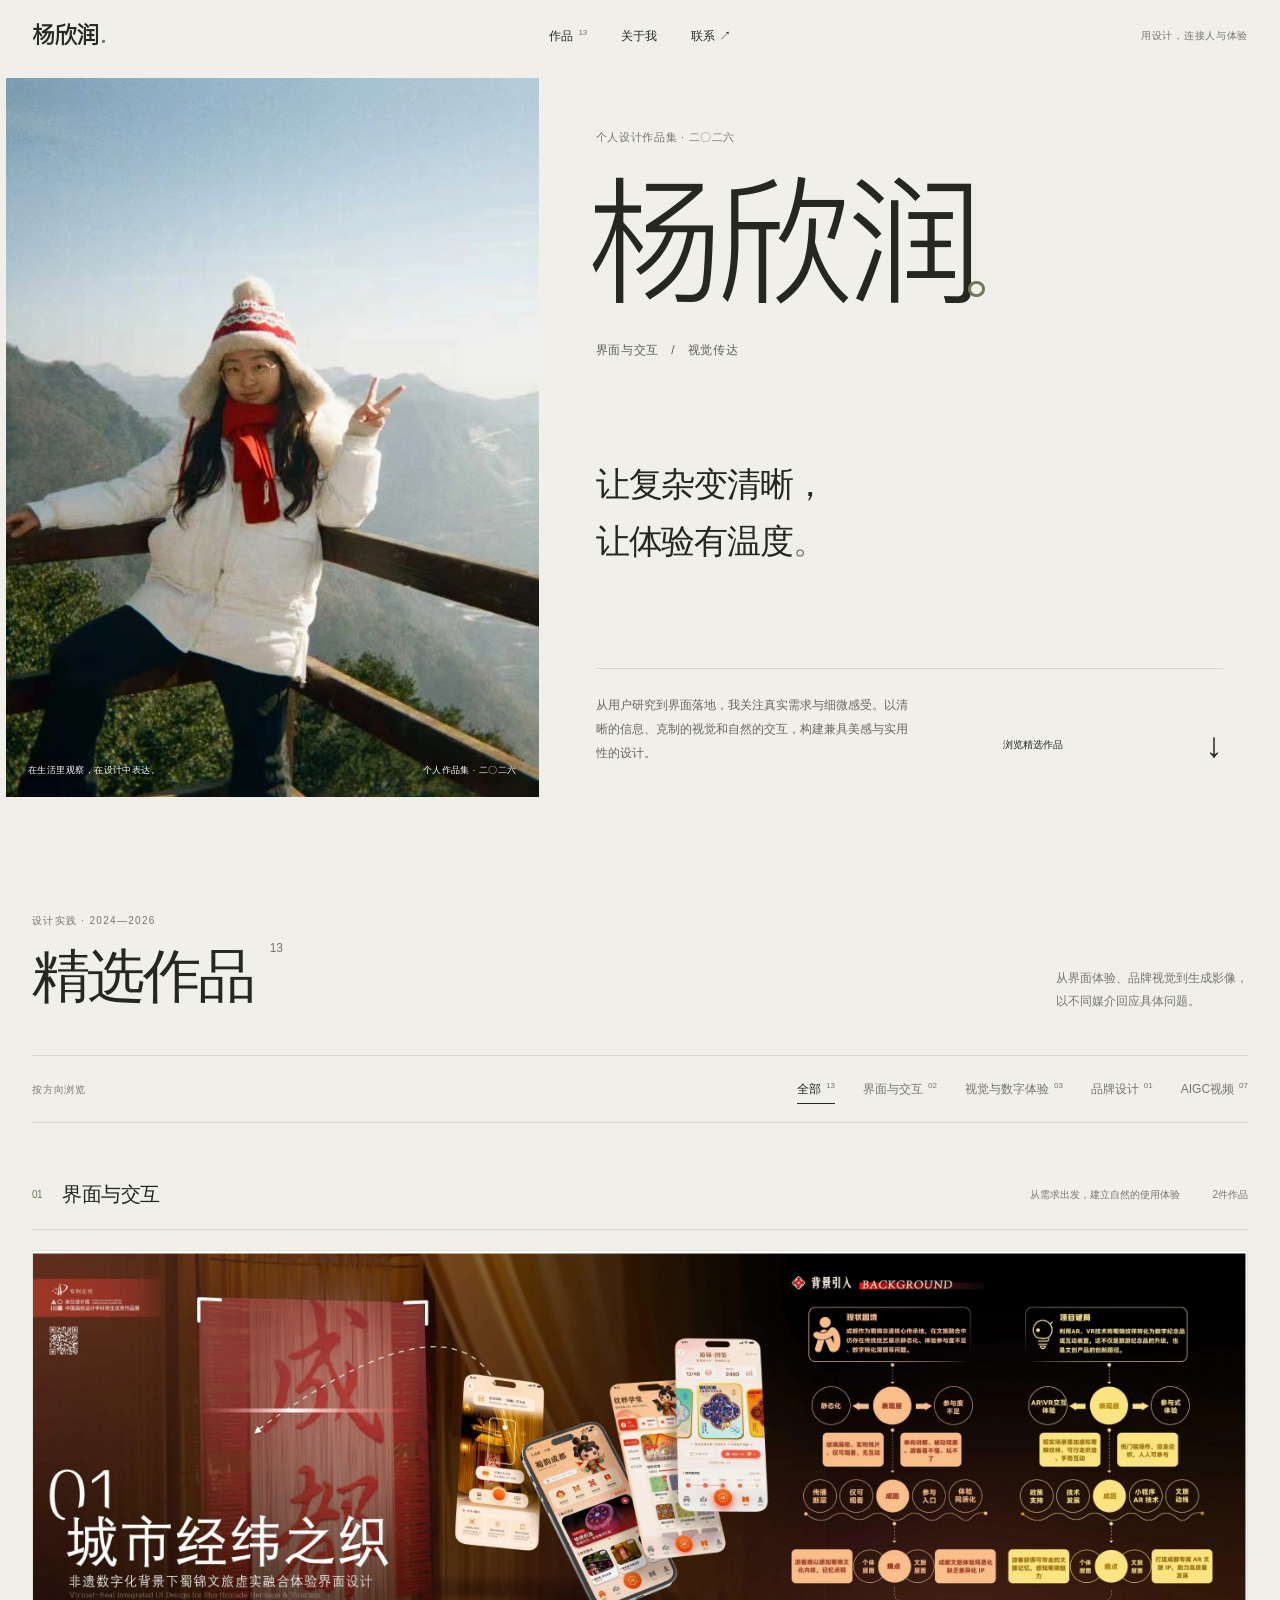
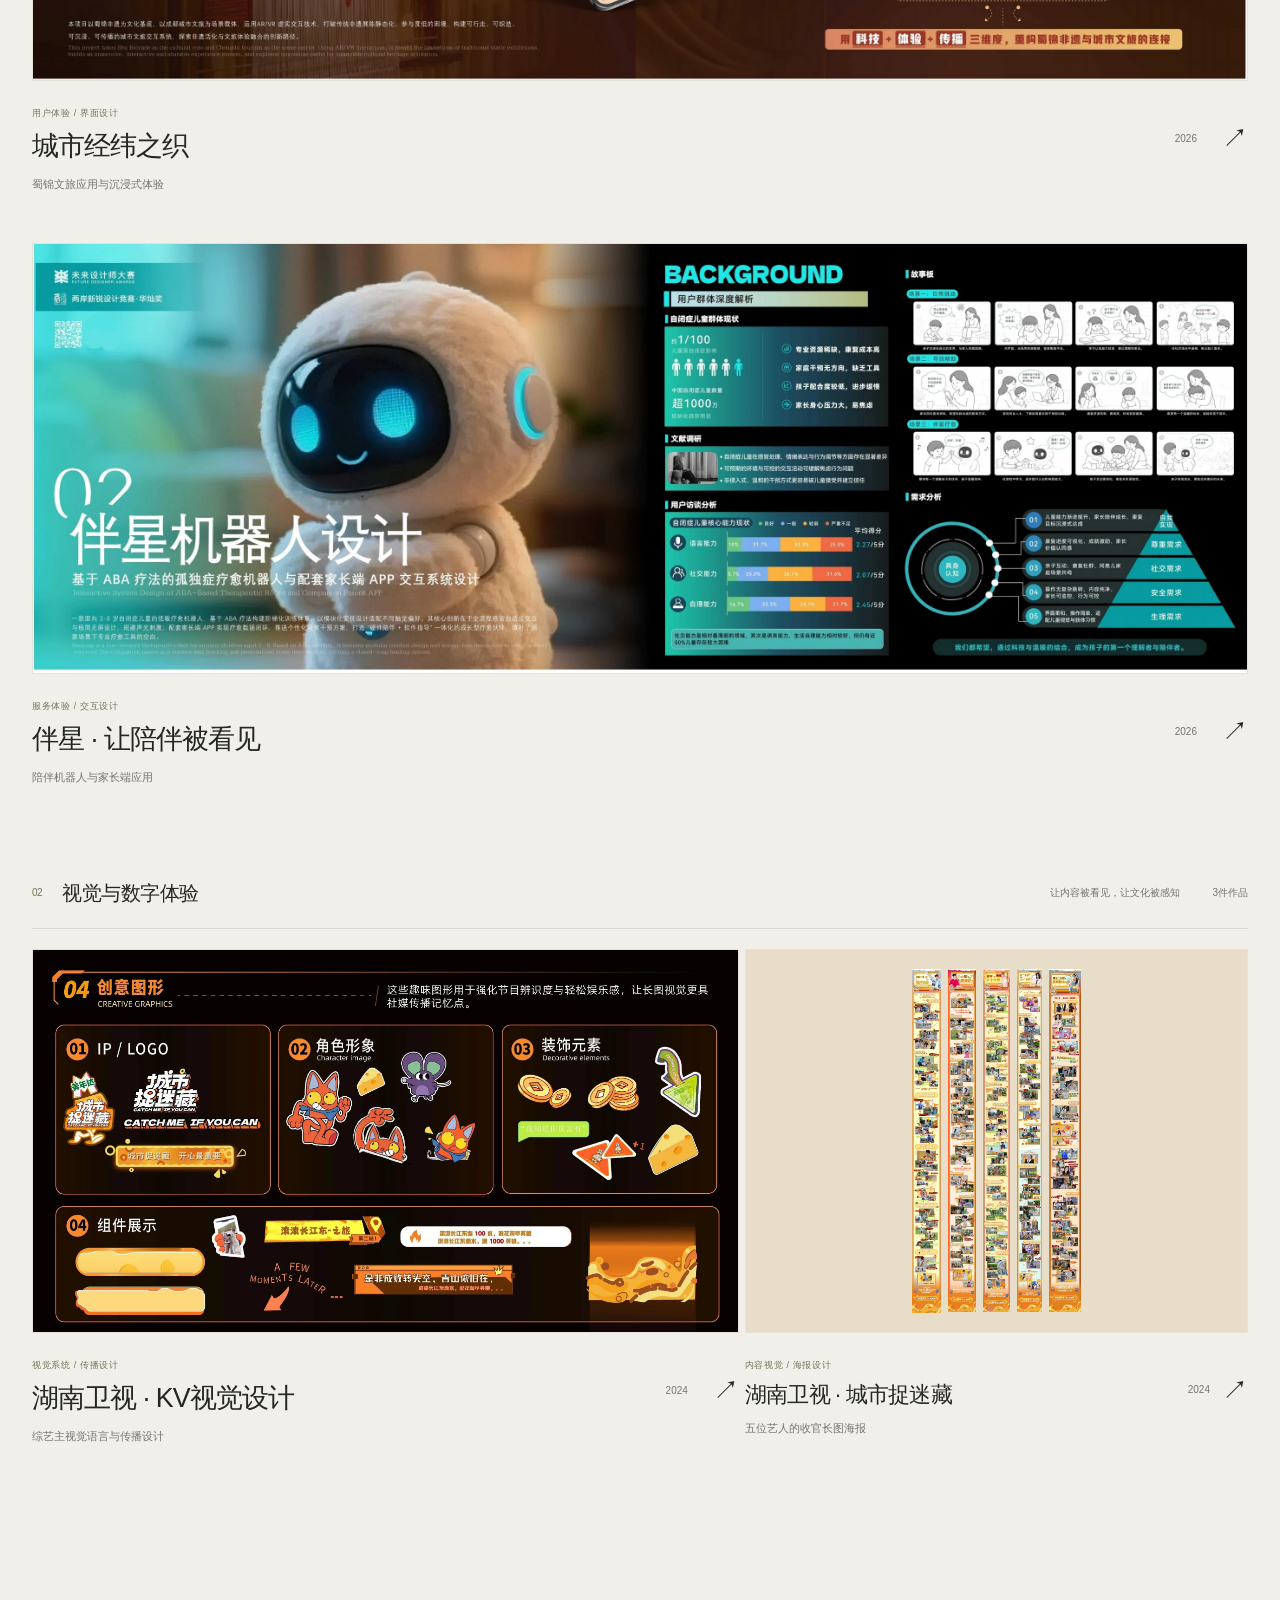
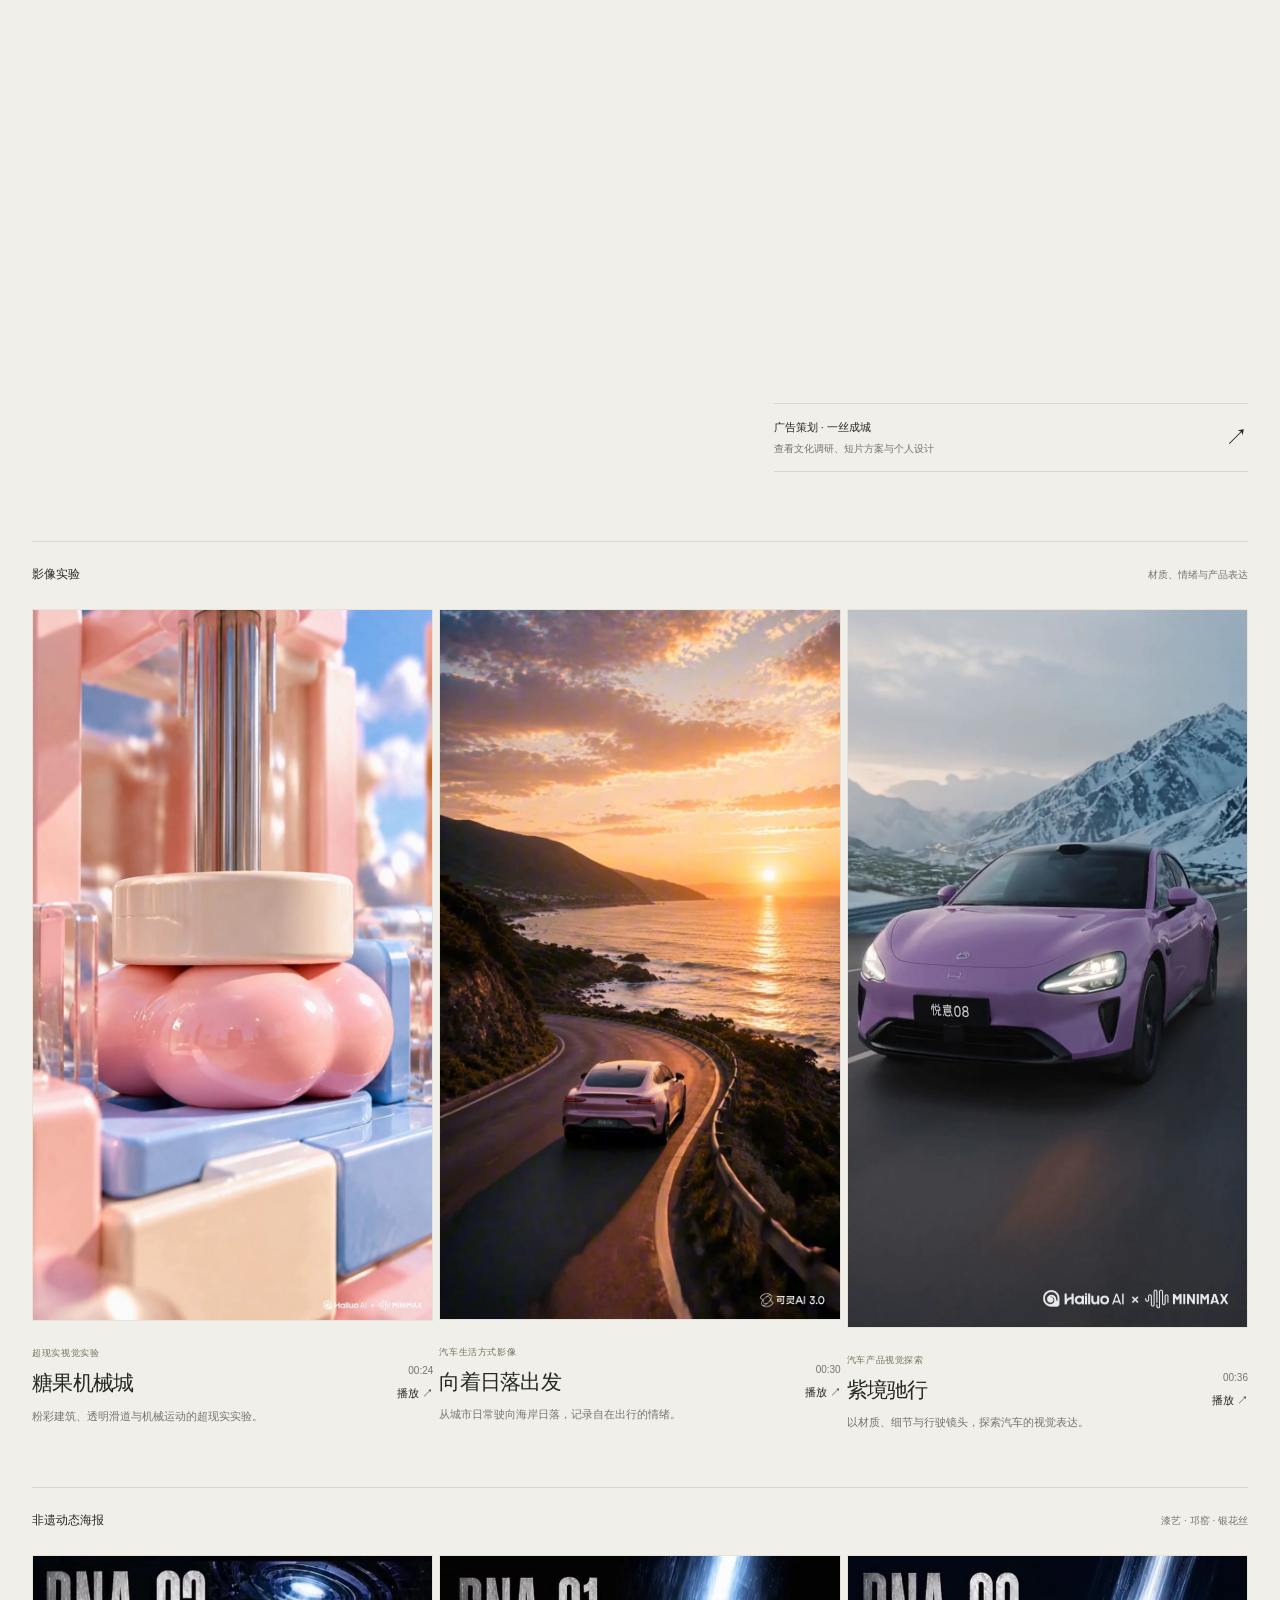
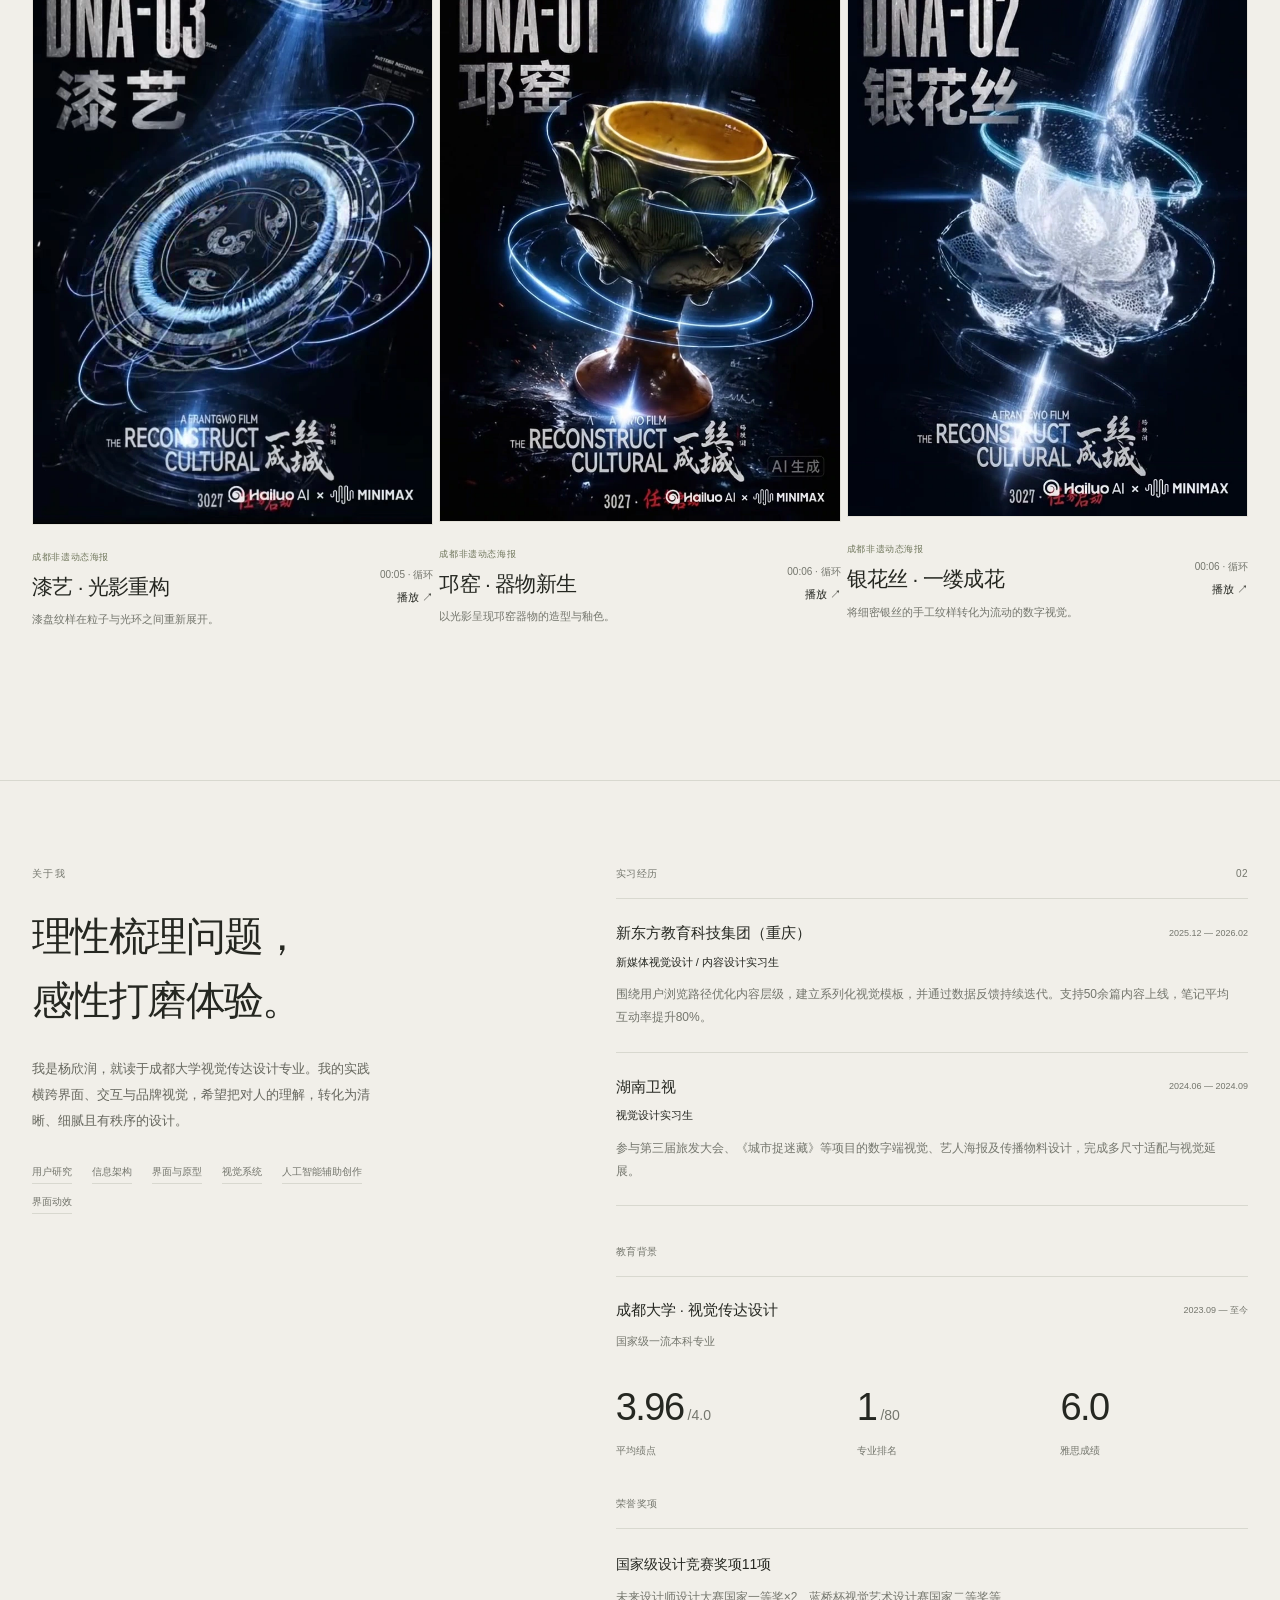
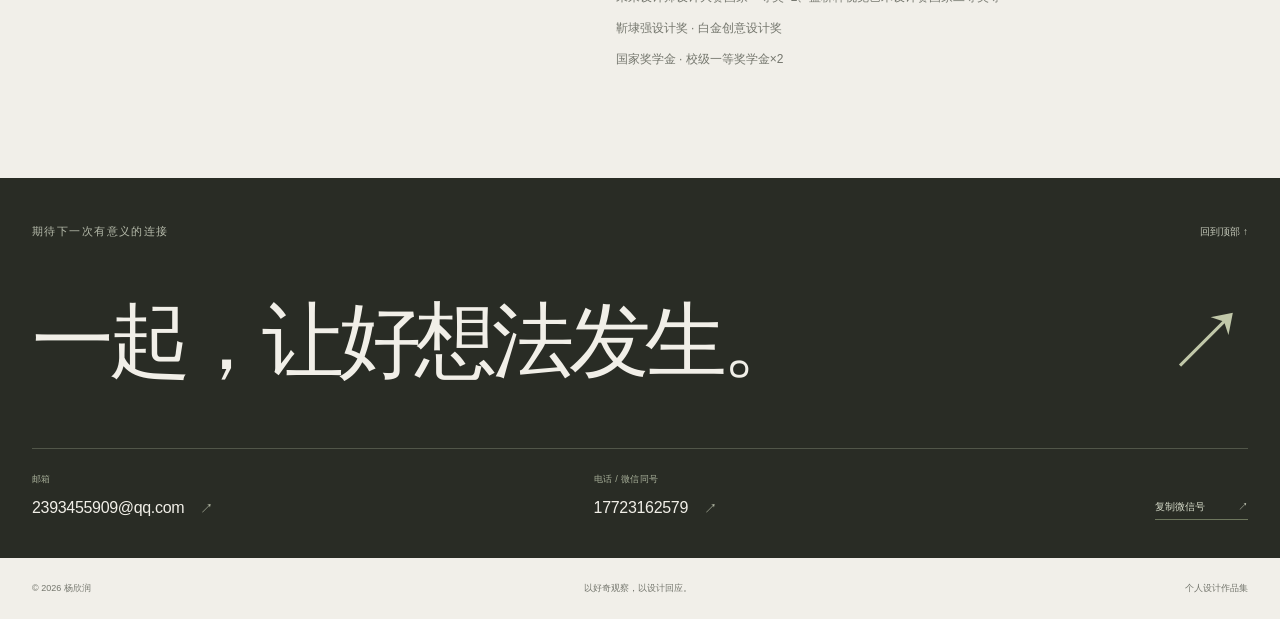
<file: index.html>
<!doctype html>
<html lang="zh-CN">
<head>
  <meta charset="UTF-8">
  <meta name="viewport" content="width=device-width,initial-scale=1">
  <meta name="theme-color" content="#f1efe9">
  <meta name="description" content="杨欣润的个人设计作品集，展示界面与交互、视觉传播、品牌设计与AIGC视频作品。">
  <title>杨欣润 · 设计作品集</title>
  <link rel="stylesheet" href="style.css"><link rel="stylesheet" href="refined.css">
  <script src="main.js" defer></script>
  <script src="assets/cover-data.js" defer></script>
  <script src="videos.js" defer></script>
  <script src="interactions.js" defer></script>
</head>
<body id="top">
  <div class="reading-progress" aria-hidden="true"></div>
  <a class="skip-link" href="#works">跳至作品</a>
  <header class="site-header">
    <a class="wordmark" href="index.html" aria-label="杨欣润，首页">杨欣润<span class="wordmark-dot">.</span></a>
    <nav aria-label="主导航"><a href="#works">作品<span class="nav-index">13</span></a><a href="#about">关于我</a><a href="#contact">联系 <span aria-hidden="true">↗</span></a></nav>
    <span class="header-note">用设计，连接人与体验</span>
  </header>

  <main>
    <section class="hero" aria-labelledby="hero-title">
      <figure class="hero-photo"><img src="assets/portrait.webp" alt="杨欣润在群山之间，戴着毛线帽与红围巾，向镜头比出剪刀手" fetchpriority="high" width="948" height="1280"><figcaption><span>在生活里观察，在设计中表达。</span><span>个人作品集 · 二〇二六</span></figcaption></figure>
      <div class="hero-content">
        <div class="hero-heading"><p class="eyebrow">个人设计作品集 · 二〇二六</p><h1 id="hero-title">杨欣润<span class="title-dot">。</span></h1><p class="hero-role">界面与交互　/　视觉传达</p></div>
        <div class="hero-statement">让复杂变清晰，<br>让体验有温度<span>。</span></div>
        <div class="hero-bottom"><p class="hero-intro">从用户研究到界面落地，我关注真实需求与细微感受。以清晰的信息、克制的视觉和自然的交互，构建兼具美感与实用性的设计。</p><a class="hero-link" href="#works"><span>浏览精选作品</span><span class="large-arrow" aria-hidden="true">↓</span></a></div>
      </div>
    </section>

    <section class="works" id="works" aria-labelledby="works-title">
      <div class="section-heading"><div><p class="eyebrow">设计实践 · 2024—2026</p><h2 id="works-title">精选作品<span class="section-count">13</span></h2></div><p class="section-intro">从界面体验、品牌视觉到生成影像，<br>以不同媒介回应具体问题。</p></div>
      <div class="work-toolbar"><span class="toolbar-label">按方向浏览</span><div class="filters" role="group" aria-label="作品分类"><button class="filter active" data-filter="all" aria-label="全部" aria-pressed="true">全部<span>13</span></button><button class="filter" data-filter="interface" aria-label="界面与交互" aria-pressed="false">界面与交互<span>02</span></button><button class="filter" data-filter="visual" aria-label="视觉与数字体验" aria-pressed="false">视觉与数字体验<span>03</span></button><button class="filter" data-filter="brand" aria-label="品牌设计" aria-pressed="false">品牌设计<span>01</span></button><button class="filter" data-filter="aigc" aria-label="AIGC视频" aria-pressed="false">AIGC视频<span>07</span></button></div></div>
      <p class="sr-only" id="filter-status" aria-live="polite">显示全部13件作品</p>
      <section class="work-category" data-category="interface" aria-labelledby="category-interface"><div class="category-heading"><h3 id="category-interface"><span>01</span>界面与交互</h3><div class="category-note"><p>从需求出发，建立自然的使用体验</p><span>2件作品</span></div></div><div class="project-grid"><a class="project-card wide-project" href="project.html?id=brocade" aria-label="查看城市经纬之织"><div class="project-image"><img src="assets/brocade-01.webp" alt="城市经纬之织完整作品封面" width="2800" height="990" loading="lazy"></div><div class="card-caption"><div><span class="card-type">用户体验 / 界面设计</span><h4>城市经纬之织</h4><p>蜀锦文旅应用与沉浸式体验</p></div><div class="card-meta"><span class="card-year">2026</span><span class="card-arrow" aria-hidden="true">↗</span></div></div></a><a class="project-card wide-project" href="project.html?id=robot" aria-label="查看伴星 · 让陪伴被看见"><div class="project-image"><img src="assets/robot-01.webp" alt="伴星 · 让陪伴被看见完整作品封面" width="2800" height="990" loading="lazy"></div><div class="card-caption"><div><span class="card-type">服务体验 / 交互设计</span><h4>伴星 · 让陪伴被看见</h4><p>陪伴机器人与家长端应用</p></div><div class="card-meta"><span class="card-year">2026</span><span class="card-arrow" aria-hidden="true">↗</span></div></div></a></div></section>
      <section class="work-category" data-category="visual" aria-labelledby="category-visual"><div class="category-heading"><h3 id="category-visual"><span>02</span>视觉与数字体验</h3><div class="category-note"><p>让内容被看见，让文化被感知</p><span>3件作品</span></div></div><div class="project-grid"><a class="project-card kv-project" href="project.html?id=hunan-kv" aria-label="查看湖南卫视 · KV视觉设计"><div class="project-image"><img src="assets/hunan-04.webp" alt="湖南卫视 · KV视觉设计完整作品封面" width="2800" height="1520" loading="lazy"></div><div class="card-caption"><div><span class="card-type">视觉系统 / 传播设计</span><h4>湖南卫视 · KV视觉设计</h4><p>综艺主视觉语言与传播设计</p></div><div class="card-meta"><span class="card-year">2024</span><span class="card-arrow" aria-hidden="true">↗</span></div></div></a><a class="project-card poster-project" href="project.html?id=hunan" aria-label="查看湖南卫视 · 城市捉迷藏"><div class="project-image poster-stage"><div class="poster-strip"><img src="assets/hunan-posters/aoziyi-thumb.webp" alt="敖子逸完整长图海报" width="203" height="2400" loading="lazy"><img src="assets/hunan-posters/guojunchen-thumb.webp" alt="郭俊辰完整长图海报" width="196" height="2400" loading="lazy"><img src="assets/hunan-posters/wangmian-thumb.webp" alt="王勉完整长图海报" width="184" height="2400" loading="lazy"><img src="assets/hunan-posters/xiekeyin-thumb.webp" alt="谢可寅完整长图海报" width="178" height="2400" loading="lazy"><img src="assets/hunan-posters/zhouye-thumb.webp" alt="周也完整长图海报" width="222" height="2400" loading="lazy"></div></div><div class="card-caption"><div><span class="card-type">内容视觉 / 海报设计</span><h4>湖南卫视 · 城市捉迷藏</h4><p>五位艺人的收官长图海报</p></div><div class="card-meta"><span class="card-year">2024</span><span class="card-arrow" aria-hidden="true">↗</span></div></div></a><a class="project-card wide-project vibe-project" href="project.html?id=vibe" aria-label="查看摩梭红白"><div class="project-image"><img src="assets/vibe-03.webp" alt="摩梭红白完整作品封面" width="2800" height="989" loading="lazy"></div><div class="card-caption"><div><span class="card-type">书籍设计 / 交互探索</span><h4>摩梭红白</h4><p>书籍叙事与非遗数字体验</p></div><div class="card-meta"><span class="card-year">数字体验</span><span class="card-arrow" aria-hidden="true">↗</span></div></div></a></div></section>
      <section class="work-category" data-category="brand" aria-labelledby="category-brand"><div class="category-heading"><h3 id="category-brand"><span>03</span>品牌设计</h3><div class="category-note"><p>建立清晰、一致的品牌语言</p><span>1件作品</span></div></div><div class="project-grid"><a class="project-card wide-project" href="project.html?id=brand" aria-label="查看润心药业 · 品牌视觉系统"><div class="project-image"><img src="assets/brand-base-01.webp" alt="润心药业 · 品牌视觉系统完整作品封面" width="2800" height="1575" loading="lazy"></div><div class="card-caption"><div><span class="card-type">品牌识别 / 视觉规范</span><h4>润心药业 · 品牌视觉系统</h4><p>从基础识别到完整品牌应用</p></div><div class="card-meta"><span class="card-year">品牌设计</span><span class="card-arrow" aria-hidden="true">↗</span></div></div></a></div></section>
      <section class="work-category video-category" data-category="aigc" id="aigc-videos" aria-labelledby="category-aigc"><div class="category-heading"><h3 id="category-aigc"><span>04</span>AIGC视频</h3><div class="category-note"><p>以镜头探索叙事，以影像表达想象</p><span>7件作品</span></div></div><div class="project-grid video-grid" id="video-grid"></div></section>
    </section>

    <section class="about" id="about" aria-labelledby="about-title"><div class="about-heading"><p class="eyebrow">关于我</p><h2 id="about-title">理性梳理问题，<br>感性打磨体验。</h2><p class="about-description">我是杨欣润，就读于成都大学视觉传达设计专业。我的实践横跨界面、交互与品牌视觉，希望把对人的理解，转化为清晰、细腻且有秩序的设计。</p><div class="skills"><span>用户研究</span><span>信息架构</span><span>界面与原型</span><span>视觉系统</span><span>人工智能辅助创作</span><span>界面动效</span></div></div>
      <div class="about-details">
        <div class="detail-section"><h3>实习经历<span>02</span></h3><article class="experience"><div class="experience-top"><h4>新东方教育科技集团（重庆）</h4><time>2025.12 — 2026.02</time></div><p class="experience-role">新媒体视觉设计 / 内容设计实习生</p><p>围绕用户浏览路径优化内容层级，建立系列化视觉模板，并通过数据反馈持续迭代。支持50余篇内容上线，笔记平均互动率提升80%。</p></article><article class="experience"><div class="experience-top"><h4>湖南卫视</h4><time>2024.06 — 2024.09</time></div><p class="experience-role">视觉设计实习生</p><p>参与第三届旅发大会、《城市捉迷藏》等项目的数字端视觉、艺人海报及传播物料设计，完成多尺寸适配与视觉延展。</p></article></div>
        <div class="detail-section"><h3>教育背景</h3><article class="education"><div class="experience-top"><h4>成都大学 · 视觉传达设计</h4><time>2023.09 — 至今</time></div><p>国家级一流本科专业</p><div class="education-stats"><div><strong>3.96<span>/4.0</span></strong><p>平均绩点</p></div><div><strong>1<span>/80</span></strong><p>专业排名</p></div><div><strong>6.0</strong><p>雅思成绩</p></div></div></article></div>
        <div class="detail-section awards"><h3>荣誉奖项</h3><p>国家级设计竞赛奖项11项</p><p>未来设计师设计大赛国家一等奖×2、蓝桥杯视觉艺术设计赛国家二等奖等</p><p>靳埭强设计奖 · 白金创意设计奖</p><p>国家奖学金 · 校级一等奖学金×2</p></div>
      </div>
    </section>

    <section class="contact" id="contact" aria-labelledby="contact-title"><div class="contact-top"><p class="eyebrow">期待下一次有意义的连接</p><a href="#top" class="back-top" aria-label="返回顶部">回到顶部 ↑</a></div><a class="contact-title" href="mailto:2393455909@qq.com"><h2 id="contact-title">一起，让好想法发生。</h2><span aria-hidden="true">↗</span></a><div class="contact-bottom"><a href="mailto:2393455909@qq.com"><span>邮箱</span>2393455909@qq.com <i aria-hidden="true">↗</i></a><a href="tel:17723162579"><span>电话 / 微信同号</span>17723162579 <i aria-hidden="true">↗</i></a><button class="copy-contact" data-copy="17723162579" aria-label="复制微信号17723162579">复制微信号 <span aria-hidden="true">↗</span></button></div></section>
  </main>
  <footer class="site-footer"><span>© 2026 杨欣润</span><span>以好奇观察，以设计回应。</span><span>个人设计作品集</span></footer>
  <div class="toast" role="status" aria-live="polite"></div>
  <dialog class="video-viewer" aria-labelledby="video-dialog-title"><div class="video-viewer-toolbar"><span class="video-viewer-label">AIGC视频 <span id="video-counter"></span></span><div class="video-viewer-actions"><button id="previous-video" aria-label="播放上一支视频">← 上一支</button><button id="next-video" aria-label="播放下一支视频">下一支 →</button><button id="close-video" aria-label="关闭视频播放器">关闭 ×</button></div></div><div class="video-viewer-body"><video id="portfolio-video" controls playsinline preload="metadata" aria-label="作品视频播放器"></video><p class="video-error" role="status" hidden>视频暂时无法播放，请下载影片后查看。</p><div class="video-viewer-caption"><div><h2 id="video-dialog-title"></h2><p id="video-dialog-description"></p><a id="video-case-detail" class="video-detail-link" hidden>查看广告策划详情 ↗</a></div><a id="download-video" download>下载影片 ↗</a></div></div></dialog>
</body>
</html>
</file>
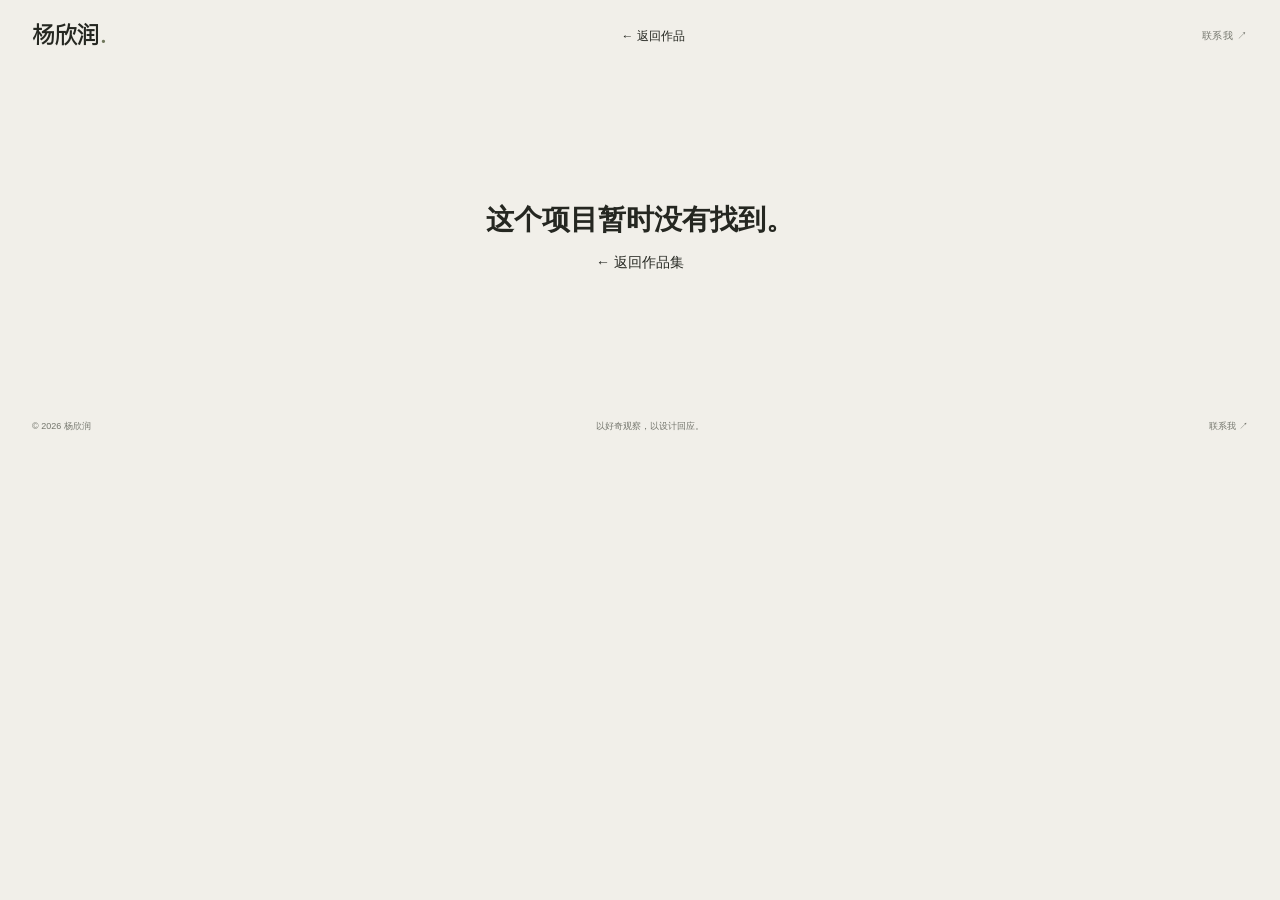
<file: project.html>
<!doctype html>
<html lang="zh-CN">
<head><meta charset="UTF-8"><meta name="viewport" content="width=device-width,initial-scale=1"><meta name="theme-color" content="#f1efe9"><title>项目详情 · 杨欣润</title><link rel="stylesheet" href="style.css"><link rel="stylesheet" href="refined.css"><script src="assets/pages-data.js" defer></script><script src="projects.js" defer></script><script src="interactions.js" defer></script></head>
<body class="project-page"><div class="reading-progress" aria-hidden="true"></div><header class="site-header project-header"><a class="wordmark" href="index.html">杨欣润<span class="wordmark-dot">.</span></a><a class="back-link" href="index.html#works">← 返回作品</a><a class="header-note" href="index.html#contact">联系我 ↗</a></header><main id="project-content"></main><footer class="site-footer"><span>© 2026 杨欣润</span><span>以好奇观察，以设计回应。</span><a href="index.html#contact">联系我 ↗</a></footer>
<dialog class="image-viewer" aria-label="作品图片查看器"><div class="viewer-toolbar"><p id="viewer-counter"></p><div class="viewer-actions"><button id="previous-image" aria-label="上一张">← 上一张</button><button id="next-image" aria-label="下一张">下一张 →</button><button id="zoom-image">放大细节</button><button id="close-viewer" aria-label="关闭图片查看器">关闭 ×</button></div></div><div class="viewer-body"><img alt=""></div></dialog></body></html>
</file>
<file: style.css>
@charset "UTF-8";
:root{--paper:#eeece5;--ink:#25251f;--muted:#77786e;--line:#cdcdc1;--accent:#777c54;--gap:5px;--edge:28px;--sans:"Helvetica Neue","PingFang SC","Microsoft YaHei",Arial,sans-serif}
*{box-sizing:border-box;border-radius:0!important}html{scroll-behavior:smooth;scroll-padding-top:83px}body{margin:0;background:var(--paper);color:var(--ink);font-family:var(--sans);font-size:14px;-webkit-font-smoothing:antialiased}a{color:inherit;text-decoration:none}button{font:inherit;color:inherit;border:0;cursor:pointer}img{display:block;width:100%;height:auto}figure,p,h1,h2,h3,h4{margin:0}button,a{-webkit-tap-highlight-color:transparent}a:focus-visible,button:focus-visible{outline:2px solid var(--accent);outline-offset:5px}::selection{background:#b6bc96;color:var(--ink)}.eyebrow{font-size:12px;letter-spacing:.13em}.sr-only{position:absolute;width:1px;height:1px;overflow:hidden;clip:rect(0,0,0,0);white-space:nowrap}.skip-link{position:fixed;top:-80px;left:20px;background:var(--ink);color:var(--paper);padding:16px;z-index:99}.skip-link:focus{top:15px}.site-header{height:74px;padding:0 var(--edge);display:flex;align-items:center;justify-content:space-between;border-bottom:1px solid var(--line);position:relative;z-index:20;background:var(--paper)}.wordmark{font-size:25px;letter-spacing:-.05em;font-weight:700;min-width:230px}.wordmark-dot{color:var(--accent);margin-left:2px}.site-header nav{display:flex;gap:36px;align-items:center}.site-header nav a{font-size:13px;position:relative;padding:12px 0}.site-header nav a::after{content:"";position:absolute;bottom:6px;left:0;width:100%;height:1px;background:currentColor;transform:scaleX(0);transform-origin:left;transition:transform .25s}.site-header nav a:hover::after{transform:scaleX(1)}.nav-index{font-size:9px;color:var(--muted);vertical-align:super;margin-left:5px}.header-note{font-size:11px;text-align:right;min-width:230px;color:var(--muted);letter-spacing:.07em}.hero{display:grid;grid-template-columns:44% 1fr;gap:var(--gap);padding:var(--gap);min-height:630px;height:calc(100svh - 74px);max-height:970px}.hero-photo{position:relative;overflow:hidden;background:#d6ddd9}.hero-photo>img{height:100%;object-fit:cover;object-position:50% 56%}.hero-photo::after{position:absolute;content:"";inset:70% 0 0;background:linear-gradient(transparent,rgba(0,0,0,.32));pointer-events:none}.hero-photo figcaption{position:absolute;z-index:1;bottom:20px;left:23px;right:23px;display:flex;justify-content:space-between;gap:12px;color:white;font-size:10px;letter-spacing:.05em}.hero-content{padding:42px 42px 28px;display:flex;flex-direction:column;justify-content:space-between}.hero-heading .eyebrow{font-size:17px;letter-spacing:.06em;margin-bottom:11px}.hero h1{font-size:clamp(80px,10.8vw,168px);font-weight:500;line-height:1.15;letter-spacing:-.065em;white-space:nowrap;margin-left:-.06em}.title-dot{color:var(--accent);font-size:.58em;margin-left:-.22em}.hero-role{font-size:14px;letter-spacing:.12em;margin-top:23px}.hero-statement{font-size:clamp(26px,3.05vw,48px);line-height:1.6;letter-spacing:-.035em;margin:20px 0 20px}.hero-statement span{color:var(--accent)}.hero-bottom{display:grid;grid-template-columns:minmax(0,1.25fr) minmax(120px,.8fr);gap:35px;align-items:end;border-top:1px solid var(--line);padding-top:23px}.hero-intro{font-size:13px;line-height:1.95;color:#66675e;max-width:320px}.hero-link{display:flex;align-items:end;justify-content:space-between;gap:14px;font-size:11px;padding-bottom:3px}.large-arrow{font-size:47px;line-height:1;font-weight:300;display:block;transition:transform .25s}.hero-link:hover .large-arrow{transform:translateY(6px)}.works{padding:100px var(--gap) 0;scroll-margin-top:0}.section-heading{margin:0 calc(var(--edge) - var(--gap)) 50px;display:flex;justify-content:space-between;align-items:end;gap:24px}.section-heading h2{font-size:clamp(36px,4.1vw,60px);font-weight:500;letter-spacing:-.055em;margin-top:17px}.section-count{font-size:14px;font-weight:400;vertical-align:top;margin-left:14px;letter-spacing:0;position:relative;top:8px}.filters{display:flex;gap:24px;flex-wrap:wrap;padding-bottom:7px}.filter{background:transparent;color:var(--muted);padding:6px 0;font-size:12px;white-space:nowrap;position:relative}.filter::after{content:"";position:absolute;left:0;right:0;bottom:0;height:1px;background:var(--ink);transform:scaleX(0);transition:transform .2s}.filter.active{color:var(--ink)}.filter.active::after,.filter:hover::after{transform:scaleX(1)}.work-category{margin-top:30px}.work-category[hidden]{display:none}.category-heading{margin:0 calc(var(--edge) - var(--gap));padding:20px 0 19px;border-top:1px solid var(--line);display:flex;justify-content:space-between;align-items:center}.category-heading h3{font-size:13px;font-weight:400;display:flex;align-items:center;gap:29px}.category-heading h3 span{color:var(--muted);font-size:10px}.category-heading>p{color:var(--muted);font-size:11px}.project-grid{display:grid;grid-template-columns:1fr 1fr;gap:var(--gap)}.project-card{display:block;min-width:0}.project-image{position:relative;overflow:hidden;aspect-ratio:4/3;background:#dddcd5}.project-image>img{width:100%;height:100%;object-fit:cover;transition:transform .7s cubic-bezier(.2,.6,.2,1),filter .7s}.project-card:hover .project-image>img{transform:scale(1.025);filter:brightness(.97)}.card-arrow{position:absolute;top:15px;right:15px;display:grid;place-items:center;width:44px;height:44px;background:var(--paper);font-size:26px;opacity:0;transform:translate(-5px,5px);transition:opacity .25s,transform .25s}.project-card:hover .card-arrow,.project-card:focus-visible .card-arrow{opacity:1;transform:translate(0,0)}.card-caption{padding:20px 23px 25px;display:flex;align-items:start;justify-content:space-between;gap:15px}.card-caption h4{font-size:20px;letter-spacing:-.02em;font-weight:500;line-height:1.4}.card-caption p{font-size:11px;color:var(--muted);margin-top:7px;line-height:1.6}.card-year{font-size:11px;color:var(--muted);padding-top:5px;white-space:nowrap}.single-project{grid-template-columns:1fr}.brand-cover{aspect-ratio:2.55}.about{display:grid;grid-template-columns:44% 1fr;gap:5px;padding:140px var(--edge) 100px;margin-top:50px;border-top:1px solid var(--line)}.about-heading{padding-right:70px}.about-heading h2{font-size:clamp(28px,3vw,45px);font-weight:400;line-height:1.6;letter-spacing:-.04em;margin:26px 0}.about-description{font-size:13px;line-height:2.1;color:#66675e;max-width:360px}.skills{display:flex;gap:9px 19px;flex-wrap:wrap;max-width:360px;margin-top:30px;color:var(--muted);font-size:11px}.skills span{padding-bottom:4px;border-bottom:1px solid var(--line)}.about-details{padding-left:42px}.detail-section{margin-bottom:42px}.detail-section>h3{font-size:11px;font-weight:400;color:var(--muted);padding-bottom:17px;border-bottom:1px solid var(--line);display:flex;justify-content:space-between}.experience{padding:23px 0 22px;border-bottom:1px solid var(--line)}.experience-top{display:flex;justify-content:space-between;gap:16px;align-items:center}.experience-top h4{font-size:15px;font-weight:500}.experience-top time{font-size:10px;color:var(--muted);white-space:nowrap}.experience-role{font-size:11px;margin-top:9px}.experience>p:last-child{font-size:12px;color:var(--muted);line-height:1.9;margin-top:13px;max-width:620px}.education{padding-top:22px}.education>p{color:var(--muted);font-size:11px;margin-top:11px}.education-stats{display:grid;grid-template-columns:1.2fr 1fr 1fr;gap:16px;margin-top:30px}.education-stats strong{font-size:36px;font-weight:400;letter-spacing:-.04em}.education-stats strong span{font-size:15px;color:var(--muted);letter-spacing:0;margin-left:4px}.education-stats p{font-size:10px;color:var(--muted);margin-top:7px}.awards p{font-size:12px;line-height:1.9;color:var(--muted);margin-top:8px}.awards p:first-of-type{font-size:14px;color:var(--ink);margin-top:22px}.contact{background:#d8dacd;padding:42px var(--edge) 37px}.contact-top{display:flex;justify-content:space-between;align-items:center}.contact-top .eyebrow{font-size:11px}.back-top{font-size:11px}.contact-title{display:flex;align-items:center;justify-content:space-between;padding:50px 0 56px;gap:15px}.contact-title h2{font-size:clamp(34px,6.6vw,105px);font-weight:400;line-height:1.3;letter-spacing:-.065em}.contact-title>span{font-size:90px;line-height:1;transition:transform .3s}.contact-title:hover>span{transform:translate(7px,-7px)}.contact-bottom{border-top:1px solid #bfc2b1;padding-top:24px;display:grid;grid-template-columns:1fr 1fr auto;gap:24px}.contact-bottom>a{font-size:16px;letter-spacing:-.02em}.contact-bottom>a>span{display:block;font-size:10px;color:#6d725d;margin-bottom:9px;letter-spacing:.04em}.contact-bottom i{font-style:normal;margin-left:12px}.copy-contact{align-self:end;font-size:11px;background:transparent;padding:5px 0;border-bottom:1px solid #929780}.copy-contact>span{padding-left:30px}.site-footer{padding:25px var(--edge);display:flex;justify-content:space-between;font-size:10px;color:var(--muted);gap:15px}.toast{position:fixed;bottom:24px;left:50%;transform:translate(-50%,20px);background:var(--ink);color:var(--paper);padding:14px 24px;font-size:13px;z-index:100;opacity:0;pointer-events:none;transition:opacity .2s,transform .2s}.toast.visible{transform:translate(-50%,0);opacity:1}
/* 项目详情 */
.project-header .wordmark{min-width:0}.project-header .back-link{font-size:12px}.project-header .header-note{min-width:0}.project-intro{padding:70px var(--edge) 50px}.project-kicker{display:flex;gap:20px;color:var(--muted);font-size:11px}.project-intro h1{font-size:clamp(36px,5.4vw,80px);font-weight:500;letter-spacing:-.055em;line-height:1.35;max-width:1150px;margin:25px 0 40px}.project-information{display:grid;grid-template-columns:1.5fr 1fr;gap:12%;border-top:1px solid var(--line);padding-top:27px}.project-summary{font-size:15px;line-height:2;max-width:660px}.project-metadata{display:grid;grid-template-columns:1fr 1fr;gap:20px;font-size:11px;line-height:1.8}.project-metadata dt{color:var(--muted);margin-bottom:7px}.project-metadata dd{margin:0}.project-hero{margin:0 var(--gap);overflow:hidden;background:#d9d9ce}.project-hero img{width:100%;max-height:690px;object-fit:cover}.project-gallery{padding:70px var(--gap) 0}.gallery-heading{padding:0 calc(var(--edge) - var(--gap)) 20px;display:flex;justify-content:space-between;align-items:center;border-bottom:1px solid var(--line);margin-bottom:var(--gap);gap:20px}.gallery-heading h2{font-size:22px;font-weight:400;letter-spacing:-.03em}.gallery-heading p{font-size:11px;color:var(--muted)}.gallery-tabs{display:flex;gap:24px;flex-wrap:wrap;margin:22px calc(var(--edge) - var(--gap));align-items:center}.gallery-pages{display:grid;gap:var(--gap)}.gallery-page{padding:0;background:#fff;position:relative;display:block;width:100%;overflow:hidden}.gallery-page img{width:100%;height:auto}.gallery-page>span{position:absolute;right:20px;bottom:20px;background:var(--paper);padding:9px 14px;font-size:11px;opacity:0;transition:opacity .2s}.gallery-page:hover>span,.gallery-page:focus-visible>span{opacity:1}.next-project{margin:70px var(--edge) 60px;padding-top:25px;border-top:1px solid var(--line);display:flex;justify-content:space-between;gap:25px;align-items:center}.next-project p{font-size:11px;color:var(--muted);margin-bottom:12px}.next-project h2{font-size:clamp(25px,4vw,56px);font-weight:400;letter-spacing:-.035em}.next-project>span{font-size:60px}.image-viewer{position:fixed;inset:0;width:100%;height:100%;max-width:none;max-height:none;border:0;padding:0;background:#eeece5;color:var(--ink);z-index:100}.image-viewer::backdrop{background:#25251fd9}.viewer-toolbar{height:64px;position:relative;z-index:2;display:flex;align-items:center;justify-content:space-between;padding:0 25px;background:var(--paper);border-bottom:1px solid var(--line);gap:15px}.viewer-toolbar p{font-size:11px}.viewer-actions{display:flex;gap:25px}.viewer-actions button{background:transparent;font-size:12px;padding:8px 0}.viewer-body{height:calc(100% - 64px);overflow:auto;display:flex;align-items:flex-start;justify-content:center;padding:20px}.viewer-body img{width:auto;max-width:100%;max-height:100%;object-fit:contain;margin:auto}.viewer-body.zoomed{display:block}.viewer-body.zoomed img{width:auto;max-width:none;max-height:none;margin:0 auto;cursor:zoom-out}.image-viewer:not([open]){display:none}.missing-project{padding:120px 30px;line-height:2;text-align:center}
@media(min-width:1600px){:root{--edge:40px}.hero-content{padding:60px 60px 38px}.hero-bottom{gap:60px}.hero-intro{font-size:15px;max-width:390px}.hero-link{font-size:13px}.hero-role{font-size:16px}}
@media(max-width:1050px){:root{--edge:23px}.header-note{display:none}.wordmark{min-width:0}.hero-content{padding:35px 28px 23px}.hero h1{font-size:10.7vw}.hero-bottom{grid-template-columns:1fr;gap:22px}.hero-intro{max-width:100%}.hero-link{justify-content:space-between}.large-arrow{font-size:32px}.hero-statement{margin:18px 0;font-size:32px}.hero-photo figcaption{left:18px;right:18px;flex-direction:column;font-size:9px;gap:7px}.section-heading{align-items:start;flex-direction:column}.filters{margin-top:10px}.about-heading{padding-right:35px}.about-details{padding-left:25px}.experience-top{display:block}.experience-top time{display:block;margin-top:8px}.contact-title>span{font-size:70px}}
@media(max-width:680px){:root{--edge:20px;--gap:4px}html{scroll-padding-top:20px}.site-header{height:65px}.wordmark{font-size:23px}.site-header nav{gap:23px}.site-header nav a{font-size:12px}.nav-index{display:none}.hero{height:auto;min-height:0;max-height:none;grid-template-columns:1fr;padding:4px;gap:0}.hero-content{grid-row:1;padding:30px 16px 27px;display:block}.hero-heading .eyebrow{font-size:13px;margin-bottom:5px}.hero h1{font-size:clamp(78px,20vw,136px);letter-spacing:-.06em}.hero-role{font-size:11px;margin-top:12px;letter-spacing:.05em}.hero-statement{font-size:26px;line-height:1.55;margin:28px 0 21px}.hero-statement br{display:none}.hero-bottom{display:grid;grid-template-columns:1fr;padding-top:16px;gap:16px}.hero-intro{font-size:12px;line-height:1.9;max-width:480px}.hero-link{font-size:10px;align-items:center}.large-arrow{font-size:30px}.hero-photo{aspect-ratio:4/5;max-height:700px}.hero-photo>img{object-position:center 53%}.hero-photo figcaption{bottom:16px;left:16px;right:16px;flex-direction:row;font-size:9px}.works{padding-top:65px}.section-heading{gap:16px;margin-bottom:30px}.section-heading .eyebrow{font-size:10px}.section-heading h2{font-size:39px;margin-top:12px}.section-count{font-size:11px;top:5px;margin-left:10px}.filters{gap:20px 23px;margin-top:7px}.filter{font-size:11px}.category-heading{padding:16px 0}.category-heading h3{font-size:12px;gap:19px}.category-heading>p{display:none}.work-category{margin-top:22px}.project-grid{grid-template-columns:1fr;row-gap:13px}.project-image{aspect-ratio:4/3}.card-caption{padding:16px 16px 20px}.card-caption h4{font-size:18px}.card-caption p{font-size:10px;max-width:240px}.card-year{font-size:10px}.card-arrow{opacity:1;width:34px;height:34px;right:12px;top:12px;font-size:22px;transform:none}.brand-cover{aspect-ratio:1.4}.brand-cover>img{object-fit:cover;object-position:52%}.about{grid-template-columns:1fr;padding:65px var(--edge) 35px;margin-top:40px;gap:50px}.about-heading{padding-right:0}.about-heading h2{font-size:34px;line-height:1.5;margin:20px 0}.about-description{font-size:12px;max-width:100%}.skills{font-size:10px;max-width:100%}.about-details{padding-left:0}.experience-top{display:flex;flex-wrap:wrap;gap:5px 15px}.experience-top h4{font-size:14px}.experience-top time{margin-top:0}.education-stats strong{font-size:35px}.contact{padding:28px var(--edge)}.contact-top .eyebrow{font-size:9px;letter-spacing:.02em}.back-top{font-size:10px}.contact-title{padding:35px 0;gap:8px}.contact-title h2{font-size:clamp(24px,6.7vw,46px);letter-spacing:-.06em}.contact-title>span{font-size:40px}.contact-bottom{grid-template-columns:1fr;gap:23px;padding-top:24px}.contact-bottom>a{font-size:16px}.copy-contact{justify-self:start}.site-footer{font-size:9px;flex-wrap:wrap;padding-top:20px;padding-bottom:20px}.site-footer>span:nth-child(2){display:none}.project-intro{padding-top:40px;padding-bottom:30px}.project-header .header-note{display:none}.project-intro h1{font-size:39px;margin:22px 0 28px}.project-information{grid-template-columns:1fr;gap:26px;padding-top:20px}.project-summary{font-size:13px;line-height:1.95}.project-metadata{gap:16px;margin:0}.project-hero img{min-height:300px;object-fit:cover}.project-gallery{padding-top:40px}.gallery-heading{align-items:start;flex-direction:column;gap:10px}.gallery-heading h2{font-size:20px}.gallery-heading p{font-size:10px}.gallery-tabs{gap:18px}.gallery-page>span{opacity:1;bottom:10px;right:10px;padding:6px 9px;font-size:9px}.next-project{margin-top:40px;margin-bottom:40px}.next-project h2{font-size:28px}.next-project>span{font-size:40px}.viewer-toolbar{padding:0 14px;height:60px}.viewer-toolbar p{font-size:10px;max-width:35%}.viewer-actions{gap:16px}.viewer-actions button{font-size:10px}.viewer-body{height:calc(100% - 60px);padding:5px}}
@media(prefers-reduced-motion:reduce){html{scroll-behavior:auto}*,*::before,*::after{transition:none!important;animation:none!important}}
@media(max-width:680px){.hero-statement br{display:block}}
@media(min-width:681px) and (max-width:1050px){.hero{min-height:580px}}
/* AIGC视频 */
.section-heading{flex-wrap:wrap}.filters{gap:20px}.video-card{padding:0;background:transparent;text-align:left}.video-poster{aspect-ratio:16/9}.video-play{position:absolute;inset:0;display:grid;place-items:center;color:#fff;font-size:34px;text-shadow:0 2px 20px #0009;pointer-events:none;transition:transform .25s}.video-card:hover .video-play{transform:scale(1.1)}.video-duration,.video-watch{position:absolute;bottom:16px;color:white;font-size:10px;letter-spacing:.03em;text-shadow:0 1px 10px #000a}.video-duration{right:18px}.video-watch{left:18px}.video-poster::after{content:"";position:absolute;inset:65% 0 0;background:linear-gradient(transparent,#0006);pointer-events:none}.video-watch,.video-duration{z-index:1}.video-card .card-caption{min-height:148px}.card-caption .video-kind{font-size:10px;color:var(--accent);margin-top:8px}.card-caption .video-description{font-size:12px;line-height:1.9;max-width:560px;margin-top:14px}.video-viewer{position:fixed;inset:0;width:100%;height:100%;max-width:none;max-height:none;border:0;padding:0;background:#171815;color:var(--paper);z-index:100}.video-viewer:not([open]){display:none}.video-viewer::backdrop{background:#171815eb}.video-viewer-toolbar{height:64px;padding:0 28px;display:flex;align-items:center;justify-content:space-between;border-bottom:1px solid #ffffff24;gap:20px}.video-viewer-label{font-size:11px;letter-spacing:.05em}.video-viewer-label>span{font-size:10px;margin-left:20px;color:#b5b8a8}.video-viewer-actions{display:flex;gap:25px}.video-viewer-actions button{background:transparent;color:var(--paper);font-size:12px;padding:10px 0}.video-viewer-actions button:disabled{opacity:.3;cursor:default}.video-viewer-body{height:calc(100% - 64px);overflow:auto;padding:20px 28px 28px;display:flex;flex-direction:column;align-items:center;gap:23px}.video-viewer video{display:block;width:100%;max-width:1400px;flex:1;min-height:0;height:calc(100svh - 235px);max-height:calc(100svh - 235px);object-fit:contain;background:#11120f}.video-viewer-caption{display:flex;justify-content:space-between;align-items:flex-start;gap:40px;width:100%;max-width:1400px;flex-shrink:0}.video-viewer-caption h2{font-size:25px;font-weight:400;letter-spacing:-.03em}.video-viewer-caption p{font-size:12px;color:#b5b8a8;line-height:1.9;max-width:780px;margin-top:12px}.video-viewer-caption>a{font-size:11px;white-space:nowrap;padding-top:8px;border-bottom:1px solid #818573;padding-bottom:6px}.video-error{font-size:12px;color:#ddd4ba}.video-error[hidden]{display:none}
@media(max-width:680px){.filters{gap:15px 21px}.video-card .card-caption{min-height:0}.card-caption .video-description{font-size:11px;max-width:100%;margin-top:10px}.video-play{font-size:28px}.video-viewer-toolbar{height:60px;padding:0 15px;gap:12px}.video-viewer-label{font-size:10px}.video-viewer-label>span{margin-left:7px;font-size:9px}.video-viewer-actions{gap:14px}.video-viewer-actions button{font-size:10px}.video-viewer-body{height:calc(100% - 60px);padding:12px 12px 24px;gap:20px}.video-viewer video{height:calc(100svh - 300px);max-height:calc(100svh - 300px);min-height:200px;flex:0 0 auto}.video-viewer-caption{display:block;padding:0 3px}.video-viewer-caption h2{font-size:23px}.video-viewer-caption p{font-size:11px;margin-top:10px}.video-viewer-caption>a{display:inline-block;margin-top:14px}}
/* 苹方姓名与新增作品 */
@font-face{font-family:"Portfolio PingFang";src:url("assets/pingfang-name.woff2") format("woff2");font-style:normal;font-weight:400;font-display:swap;unicode-range:U+002E,U+3002,U+6768,U+6B23,U+6DA6}
.hero h1{font-family:"Portfolio PingFang","PingFang SC","苹方",var(--sans);font-weight:400}.wordmark{font-family:"Portfolio PingFang","PingFang SC","苹方",var(--sans)}
.kv-project{grid-column:1 / -1}.kv-project .project-image{aspect-ratio:1.85}
.video-grid{grid-template-columns:repeat(6,minmax(0,1fr))}.video-item{grid-column:span 3;min-width:0}.video-item .video-card{display:block;width:100%}.video-item.is-motion-poster{grid-column:span 2}.is-motion-poster .video-poster{aspect-ratio:720/1024;background:#111}.is-motion-poster .video-poster>img{object-fit:contain}.is-motion-poster .video-kind{color:var(--accent)}.video-case-link{display:flex;align-items:center;justify-content:space-between;gap:20px;margin:0 23px 28px;padding:16px 0;border-top:1px solid var(--line);border-bottom:1px solid var(--line);font-size:12px}.video-case-link small{display:block;color:var(--muted);font-size:10px;margin-top:6px}.video-case-link>span:last-child{font-size:24px}.video-detail-link{display:inline-block;font-size:11px;margin-top:14px;border-bottom:1px solid #818573;padding-bottom:5px}.video-detail-link[hidden]{display:none}.project-related-link{display:inline-block;font-size:12px;margin-top:26px;padding-bottom:7px;border-bottom:1px solid var(--line)}
.poster-gallery{grid-template-columns:repeat(5,minmax(0,1fr));gap:var(--gap)}.poster-gallery .gallery-page{aspect-ratio:9/14;background:#dedbd2}.poster-gallery .gallery-page img{width:100%;height:100%;object-fit:cover;object-position:top}.poster-gallery .gallery-page>span{bottom:12px;right:12px;padding:7px 10px;font-size:10px}.poster-item figcaption{padding:17px 15px 24px;font-size:16px}.poster-item figcaption p{font-size:10px;color:var(--muted);margin-top:8px}.viewer-body.long-poster{display:block}.viewer-body.long-poster img{width:min(100%,1080px);height:auto;max-width:100%;max-height:none;margin:0 auto}.viewer-body.long-poster.zoomed img{width:auto;max-width:none;max-height:none}
.campaign-film{margin:0 var(--gap);padding-top:10px}.campaign-film-heading{margin:0 calc(var(--edge) - var(--gap)) 20px;display:flex;justify-content:space-between;align-items:center;gap:20px}.campaign-film-heading h2{font-size:25px;font-weight:400}.campaign-film-heading p{font-size:11px;color:var(--muted)}.campaign-film>video{display:block;width:100%;height:auto;background:#111;max-height:80svh;object-fit:contain}.personal-gallery{grid-template-columns:repeat(2,minmax(0,1fr))}.personal-gallery .gallery-page{align-self:start}.campaign-motion{padding:70px var(--gap) 0}.campaign-motion-grid{display:grid;grid-template-columns:repeat(3,minmax(0,1fr));gap:var(--gap)}.campaign-motion-grid video{display:block;width:100%;height:auto;aspect-ratio:720/1024;background:#111;object-fit:contain}.campaign-motion-grid figcaption{padding:16px 18px;font-size:14px}
@media(min-width:681px) and (max-width:1050px){.poster-gallery{grid-template-columns:repeat(3,minmax(0,1fr))}}
@media(max-width:680px){.video-grid{grid-template-columns:1fr}.video-item,.video-item.is-motion-poster{grid-column:auto}.is-motion-poster .video-poster{aspect-ratio:720/1024;max-height:75svh}.video-case-link{margin:0 16px 25px}.poster-gallery{grid-template-columns:repeat(2,minmax(0,1fr))}.poster-item figcaption{font-size:14px;padding:14px 14px 20px}.poster-item figcaption p{font-size:9px}.poster-gallery .gallery-page>span{opacity:1}.viewer-body.long-poster{padding:5px}.campaign-film-heading{display:block}.campaign-film-heading p{margin-top:8px;font-size:10px}.campaign-film-heading h2{font-size:22px}.personal-gallery{grid-template-columns:1fr}.campaign-motion-grid{grid-template-columns:1fr;gap:20px}.campaign-motion-grid video{max-height:75svh}.campaign-motion{padding-top:40px}.project-related-link{font-size:11px}}
</file>
<file: refined.css>
/* 统一视觉层级，完整作品比例与交互节奏 */
:root{--paper:#f1efe9;--ink:#252721;--muted:#74766d;--line:#d8d8cf;--accent:#70775c;--edge:32px;--gap:6px;--header:72px;--ease:cubic-bezier(.22,.68,.24,1)}
html{scroll-padding-top:150px}body{line-height:1.5}.eyebrow{font-size:10px;letter-spacing:.13em;color:var(--muted)}
.reading-progress{position:fixed;top:0;left:0;width:100%;height:2px;background:var(--accent);transform:scaleX(0);transform-origin:left;z-index:110;pointer-events:none}
.site-header{height:var(--header);padding:0 var(--edge);position:sticky;top:0;border-color:transparent;gap:24px;background:var(--paper);z-index:30;transition:background .3s,border-color .3s}.site-header.scrolled{background:#f1efe9f2;border-color:var(--line);backdrop-filter:blur(14px)}.wordmark{font-size:23px;min-width:220px}.site-header nav{gap:34px}.site-header nav a{font-size:12px}.site-header nav a.is-current::after{transform:scaleX(1)}.header-note{min-width:220px;font-size:10px}.nav-index{font-size:8px}
.hero{height:auto;min-height:0;max-height:none;max-width:1800px;margin:0 auto;grid-template-columns:42% minmax(0,1fr);padding:var(--gap);gap:var(--gap)}.hero-photo{aspect-ratio:948/1280;background:#dae1de;min-width:0;overflow:visible}.hero-photo>img{height:100%;width:100%;object-fit:contain}.hero-photo::after{display:none}.hero-photo figcaption{font-size:9px;left:22px;right:22px;bottom:20px;text-shadow:0 1px 8px #0007}.hero-content{padding:clamp(28px,4vw,62px) clamp(28px,4vw,62px) 32px;gap:35px;min-width:0}.hero-heading .eyebrow{font-size:11px;margin-bottom:20px}.hero h1{font-size:clamp(78px,10.8vw,158px);line-height:1.1}.title-dot{font-size:.5em}.hero-role{font-size:12px;letter-spacing:.05em;color:#5c6053;margin-top:23px}.hero-statement{font-size:clamp(25px,2.65vw,42px);line-height:1.7;margin:12px 0}.hero-bottom{grid-template-columns:minmax(0,1.35fr) minmax(120px,.8fr);gap:35px;padding-top:24px}.hero-intro{font-size:12px;line-height:2;max-width:320px}.hero-link{font-size:10px;align-items:center;white-space:nowrap}.large-arrow{font-size:35px;transition:transform .35s var(--ease)}
.works{max-width:1480px;margin:0 auto;padding:110px var(--edge) 0}.section-heading{margin:0 0 42px;display:flex;flex-direction:row;align-items:flex-end;gap:35px}.section-heading h2{font-size:clamp(38px,4.5vw,66px);line-height:1.25;margin-top:13px;font-weight:400;letter-spacing:-.045em}.section-count{font-size:12px;top:auto;margin:9px 0 0 16px;color:var(--muted)}.section-intro{font-size:12px;line-height:1.9;color:var(--muted)}.work-toolbar{position:sticky;top:var(--header);z-index:20;background:#f1efe9f2;backdrop-filter:blur(14px);padding:18px 0;border-block:1px solid var(--line);display:flex;align-items:center;justify-content:space-between;gap:24px;margin-bottom:44px}.toolbar-label{font-size:10px;color:var(--muted);letter-spacing:.08em}.filters{gap:28px;padding:0;margin:0}.filter{font-size:12px}.filter>span{font-size:8px;vertical-align:super;margin-left:5px;color:var(--muted)}
.work-category{margin-top:56px;scroll-margin-top:148px}.category-heading{margin:0 0 20px;padding:0 0 20px;border-top:0;border-bottom:1px solid var(--line);gap:24px}.category-heading h3{font-size:20px;gap:20px;letter-spacing:-.025em}.category-heading h3 span{color:var(--accent);font-size:10px}.category-note{display:flex;align-items:center;gap:32px;color:var(--muted);font-size:10px}.category-note>span{white-space:nowrap}.project-grid{grid-template-columns:repeat(12,minmax(0,1fr));column-gap:var(--gap);row-gap:14px;align-items:start}.project-card{grid-column:span 6;min-width:0;display:block;background:transparent;padding:0;text-align:left}.wide-project{grid-column:1/-1}.kv-project{grid-column:span 7}.poster-project{grid-column:span 5}.vibe-project{margin-top:8px}
.project-image,.kv-project .project-image,.brand-cover,.video-poster{aspect-ratio:auto;overflow:visible;background:#e9e7df;border:1px solid #e4e2d9;transition:transform .5s var(--ease),background .5s}.project-image>img,.brand-cover>img{width:100%;height:auto;max-height:none;object-fit:contain;transform:none;filter:none}.project-card:hover .project-image{transform:translateY(-3px);background:#e3e1d7}.project-card:hover .project-image>img{transform:none;filter:none}.card-caption{padding:20px 0 34px;gap:24px;align-items:flex-start}.card-type{font-size:9px;letter-spacing:.07em;color:var(--accent)}.card-caption h4{font-size:clamp(20px,2.1vw,28px);font-weight:400;line-height:1.4;letter-spacing:-.035em;margin-top:6px}.card-caption p{font-size:11px;line-height:1.9;margin-top:8px}.card-meta{display:flex;align-items:center;gap:25px;flex-shrink:0;padding-top:24px}.card-year{font-size:10px;padding:0}.card-arrow{position:static;inset:auto;width:auto;height:auto;display:block;opacity:1;transform:none;background:transparent;font-size:26px;line-height:1;transition:transform .35s var(--ease)}.project-card:hover .card-arrow{transform:translate(3px,-3px)}.poster-stage{height:clamp(230px,30vw,450px);display:flex;align-items:center;justify-content:center;background:#e7ddc8}.poster-strip{height:calc(100% - 38px);display:flex;align-items:center;justify-content:center;gap:7px}.poster-strip img{width:auto;height:100%;max-width:none;object-fit:contain}.poster-project .card-caption h4{font-size:clamp(18px,1.7vw,25px)}.poster-project .card-meta{gap:12px}
.video-grid{grid-template-columns:repeat(6,minmax(0,1fr));row-gap:6px}.video-item{grid-column:span 2;min-width:0;scroll-margin-top:155px}.video-item.is-motion-poster{grid-column:span 2}.video-item .project-card{width:100%}.video-poster img,.is-motion-poster .video-poster>img{width:100%;height:auto;object-fit:contain}.is-motion-poster .video-poster{aspect-ratio:auto;max-height:none;background:#e9e7df}.video-item .card-caption{padding:20px 0 30px;gap:15px;min-height:0}.video-item .card-caption h4{font-size:21px}.video-item .card-caption p{font-size:11px;max-width:340px}.video-item .card-meta{flex-direction:column;gap:10px;align-items:flex-end;padding-top:22px}.video-item .card-arrow{font-size:20px}.video-item.is-featured{grid-column:1/-1;margin:2px 0 25px}.is-featured .video-card{display:grid;grid-template-columns:7fr 5fr;align-items:center;gap:32px}.is-featured .card-caption{padding:20px 0;align-items:flex-end}.is-featured .card-caption h4{font-size:38px;margin-top:12px}.is-featured .card-caption p{font-size:13px;max-width:310px;line-height:2;margin-top:16px}.video-genre{grid-column:1/-1;display:flex;align-items:baseline;justify-content:space-between;border-top:1px solid var(--line);padding:23px 0 20px;margin-top:18px;font-size:12px}.video-genre:first-child{margin-top:0;border-top:0;padding-top:0}.video-genre>span{font-size:10px;color:var(--muted)}.video-case-link{margin:0 0 20px 61%;padding:15px 0;font-size:11px}.video-case-link small{font-size:10px}.video-case-link>span:last-child{font-size:23px;transition:transform .3s}.video-case-link:hover>span:last-child{transform:translate(3px,-3px)}
.about{max-width:1480px;margin:120px auto 0;padding:85px var(--edge) 70px;grid-template-columns:42% minmax(0,1fr);gap:6%}.about-heading{padding-right:0}.about-details{padding-left:0}.about-heading h2{font-size:clamp(28px,3.1vw,45px);font-weight:400;margin:24px 0}.about-description{font-size:13px;line-height:2;max-width:350px}.skills{font-size:10px;gap:10px 20px}.detail-section{margin-bottom:38px}.detail-section>h3{font-size:10px;letter-spacing:.05em}.experience{padding:23px 0}.experience-top time{font-size:9px}.education-stats strong{font-size:38px}.education-stats strong span{font-size:14px}.contact{background:#292c25;color:#f1efe8;padding:45px var(--edge) 38px}.contact-top,.contact-bottom,.contact-title{max-width:1416px;margin:0 auto}.contact .eyebrow{color:#b6bbab}.back-top{font-size:10px;color:#c4c8b9}.contact-title{padding:48px 0 54px}.contact-title h2{font-size:clamp(34px,6.4vw,98px);font-weight:400}.contact-title>span{font-size:83px;color:#c1c8a9}.contact-bottom{border-color:#515649}.contact-bottom>a>span{color:#a7af99;font-size:9px}.contact-bottom i{color:#b7bda9;font-size:13px}.copy-contact{border-color:#6d765d;color:#d4d9c7;font-size:10px}.site-footer{max-width:1480px;margin:0 auto;font-size:9px;padding:24px var(--edge)}
.project-intro{max-width:1480px;margin:0 auto;padding:75px var(--edge) 50px}.project-kicker{font-size:10px}.project-intro h1{font-size:clamp(36px,5.3vw,76px);font-weight:400;margin:24px 0 38px}.project-information{grid-template-columns:1.3fr 1fr;gap:10%}.project-summary{font-size:14px;color:#5b6053;line-height:2.1;max-width:670px}.project-metadata{font-size:11px;gap:20px 25px}.project-metadata dt{font-size:9px}.project-related-link{font-size:11px}.project-hero{max-width:1480px;margin:0 auto;padding:0 var(--edge);overflow:visible;background:transparent}.project-hero img{width:100%;height:auto;max-height:none;min-height:0;object-fit:contain}.project-gallery,.campaign-motion{max-width:1480px;margin:0 auto;padding:65px var(--edge) 0}.gallery-heading{padding:0 0 19px;margin-bottom:22px}.gallery-heading h2{font-size:24px;font-weight:400}.gallery-heading p{font-size:10px}.gallery-tabs{margin:0 0 23px;gap:28px}.gallery-pages{gap:var(--gap)}.gallery-page{background:transparent;overflow:visible}.gallery-page img{object-fit:contain}.gallery-page>span{right:15px;bottom:15px;font-size:10px;opacity:0}.poster-gallery{grid-template-columns:repeat(5,minmax(0,1fr));gap:12px}.poster-gallery .gallery-page{aspect-ratio:auto;height:clamp(350px,50vw,660px);background:transparent}.poster-gallery .gallery-page img{height:100%;width:100%;object-fit:contain;object-position:center}.poster-item figcaption{text-align:center;font-size:15px;padding:17px 0 24px}.poster-item figcaption p{font-size:9px}.personal-gallery{display:block;columns:2;column-gap:var(--gap)}.personal-gallery .gallery-page{break-inside:avoid;margin-bottom:var(--gap)}.campaign-film{max-width:1480px;margin:0 auto;padding:0 var(--edge)}.campaign-film-heading{margin:0 0 20px}.campaign-film>video{width:100%;height:auto;max-height:none;object-fit:contain}.campaign-motion-grid video{aspect-ratio:auto;width:100%;height:auto;max-height:none;object-fit:contain}.campaign-motion-grid figcaption{padding:17px 0 22px;font-size:13px}.next-project{max-width:1416px;margin:75px auto 65px;padding:25px var(--edge) 0}.next-project h2{font-weight:400}.next-project>span{transition:transform .35s var(--ease)}.next-project:hover>span{transform:translate(4px,-4px)}
.image-viewer[open],.video-viewer[open]{animation:viewer-enter .25s var(--ease)}.video-viewer{background:#191b16}.video-viewer video{width:100%;height:auto;max-height:calc(100svh - 260px);min-height:180px;object-fit:contain}.video-viewer-caption h2{font-size:26px}.video-viewer-caption p{line-height:1.95;color:#b6beaa}.video-viewer-caption>a{font-size:10px}.viewer-body img{object-fit:contain}
.will-reveal{opacity:0;transform:translateY(22px);transition:opacity .7s var(--ease),transform .7s var(--ease);transition-delay:var(--reveal-delay,0ms)}.will-reveal.in-view{opacity:1;transform:translateY(0)}.motion-ready .hero-heading,.motion-ready .hero-statement,.motion-ready .hero-bottom{opacity:0;transform:translateY(16px);transition:opacity .85s var(--ease),transform .85s var(--ease)}.page-loaded .hero-heading,.page-loaded .hero-statement,.page-loaded .hero-bottom{opacity:1;transform:none}.hero-statement{transition-delay:100ms!important}.hero-bottom{transition-delay:180ms!important}@keyframes viewer-enter{from{opacity:0;transform:translateY(10px)}to{opacity:1;transform:none}}
@media(max-width:1050px){:root{--edge:26px}.wordmark,.header-note{min-width:0}.hero-content{padding:30px 28px 24px;gap:24px}.hero-heading .eyebrow{font-size:10px;margin-bottom:18px}.hero-role{font-size:10px;margin-top:20px}.hero-statement{font-size:28px}.hero-bottom{gap:22px;grid-template-columns:1.2fr .8fr}.hero-intro{font-size:11px}.hero-link{font-size:9px;gap:10px}.large-arrow{font-size:28px}.hero-photo figcaption{font-size:8px;left:17px;right:17px}.filters{gap:22px}.category-note>p{display:none}.poster-project .card-meta .card-year{display:none}.is-featured .video-card{gap:25px}.is-featured .card-caption h4{font-size:32px}.is-featured .card-caption p{font-size:12px}.video-item .card-caption h4{font-size:18px}.card-caption{gap:18px}.card-meta{gap:16px}.video-case-link{margin-left:61%}.contact-title>span{font-size:65px}.poster-gallery{grid-template-columns:repeat(5,minmax(0,1fr))}}
@media(max-width:760px){:root{--edge:20px;--header:64px;--gap:5px}html{scroll-padding-top:138px}.site-header{height:var(--header)}.wordmark{font-size:21px}.site-header nav{gap:22px}.site-header nav a{font-size:11px}.hero{grid-template-columns:1fr;height:auto;min-height:0;max-height:none;padding:5px;gap:0}.hero-content{grid-row:1;padding:26px 15px 30px;gap:24px;display:flex}.hero-heading .eyebrow{font-size:9px;margin-bottom:12px}.hero h1{font-size:clamp(80px,22vw,130px)}.hero-role{font-size:10px;margin-top:13px}.hero-statement{font-size:26px;line-height:1.65;margin:2px 0}.hero-bottom{grid-template-columns:1fr;gap:18px;padding-top:18px}.hero-intro{font-size:11px;max-width:100%}.hero-link{font-size:10px}.hero-photo{aspect-ratio:948/1280;max-height:none}.hero-photo figcaption{flex-direction:row;font-size:8px}.works{padding:70px var(--edge) 0}.section-heading{display:block;margin-bottom:29px}.section-heading h2{font-size:42px;margin-top:10px}.section-count{font-size:10px;margin:7px 0 0 12px}.section-intro{font-size:11px;margin-top:18px}.section-intro br{display:none}.work-toolbar{padding:14px 0;gap:0;margin-bottom:28px}.toolbar-label{display:none}.filters{gap:12px 17px;justify-content:space-between;width:100%;margin:0}.filter{font-size:10px}.filter>span{display:none}.work-category{margin-top:38px}.category-heading{padding-bottom:15px;margin-bottom:17px}.category-heading h3{font-size:17px;gap:13px}.category-note{font-size:9px}.project-grid{grid-template-columns:1fr;row-gap:8px}.project-card,.wide-project,.kv-project,.poster-project,.video-item,.video-item.is-motion-poster,.video-item.is-featured{grid-column:auto}.card-caption{padding:15px 0 27px;gap:15px}.card-type{font-size:8px}.card-caption h4,.poster-project .card-caption h4{font-size:21px}.card-caption p{font-size:10px}.card-meta{padding-top:20px;gap:13px}.card-year{font-size:9px}.card-arrow{font-size:23px;width:auto;height:auto;position:static}.poster-stage{height:340px}.poster-strip{height:calc(100% - 35px);gap:10px}.poster-project .card-meta .card-year{display:block}.video-grid{grid-template-columns:1fr}.video-genre{grid-column:auto;padding:19px 0 17px;margin-top:12px;font-size:11px}.video-genre>span{font-size:9px}.video-item.is-featured{margin-bottom:7px}.is-featured .video-card{display:block}.is-featured .card-caption{padding:17px 0 20px}.is-featured .card-caption h4{font-size:27px}.is-featured .card-caption p{font-size:11px;max-width:100%;margin-top:10px}.video-item .card-caption h4{font-size:23px}.video-item .card-caption p{font-size:11px}.video-case-link{margin:0 0 26px;padding:14px 0;font-size:11px}.video-case-link small{font-size:9px}.about{grid-template-columns:1fr;margin-top:65px;padding:55px var(--edge) 35px;gap:45px}.about-heading h2{font-size:34px;margin:20px 0}.about-description{font-size:12px;max-width:100%}.skills{font-size:9px}.contact{padding:30px var(--edge) 29px}.contact-title{padding:33px 0 37px}.contact-title h2{font-size:clamp(25px,6.7vw,46px)}.contact-title>span{font-size:39px}.contact-bottom{grid-template-columns:1fr}.site-footer{font-size:8px}.project-intro{padding:40px var(--edge) 32px}.project-intro h1{font-size:37px;margin:20px 0 27px}.project-information{grid-template-columns:1fr;gap:23px}.project-summary{font-size:12px;line-height:2}.project-metadata{font-size:10px}.project-related-link{font-size:10px}.project-gallery,.campaign-motion{padding:40px var(--edge) 0}.gallery-heading{display:block;padding-bottom:16px}.gallery-heading h2{font-size:21px}.gallery-heading p{font-size:9px;margin-top:8px}.gallery-tabs{gap:18px;margin:0 0 18px}.poster-gallery{grid-template-columns:repeat(5,minmax(0,1fr));gap:4px}.poster-gallery .gallery-page{height:420px;aspect-ratio:auto}.poster-gallery .gallery-page>span{display:none}.poster-item figcaption{font-size:11px;padding:12px 0 20px}.poster-item figcaption p{font-size:8px}.personal-gallery{columns:1}.campaign-film{padding:0 var(--edge)}.campaign-motion-grid{grid-template-columns:1fr}.next-project{margin-top:45px;margin-bottom:40px}.next-project h2{font-size:28px}.video-viewer video{height:auto;max-height:calc(100svh - 300px);min-height:180px}.video-viewer-caption h2{font-size:24px}.video-viewer-caption p{font-size:11px}}
@media(prefers-reduced-motion:reduce){html{scroll-behavior:auto}*,*::before,*::after{animation:none!important;transition:none!important}.will-reveal,.motion-ready .hero-heading,.motion-ready .hero-statement,.motion-ready .hero-bottom{opacity:1!important;transform:none!important}.project-card:hover .project-image{transform:none}}

.video-poster::after{display:none}

.video-item .card-arrow{font-size:11px;white-space:nowrap}
</file>
